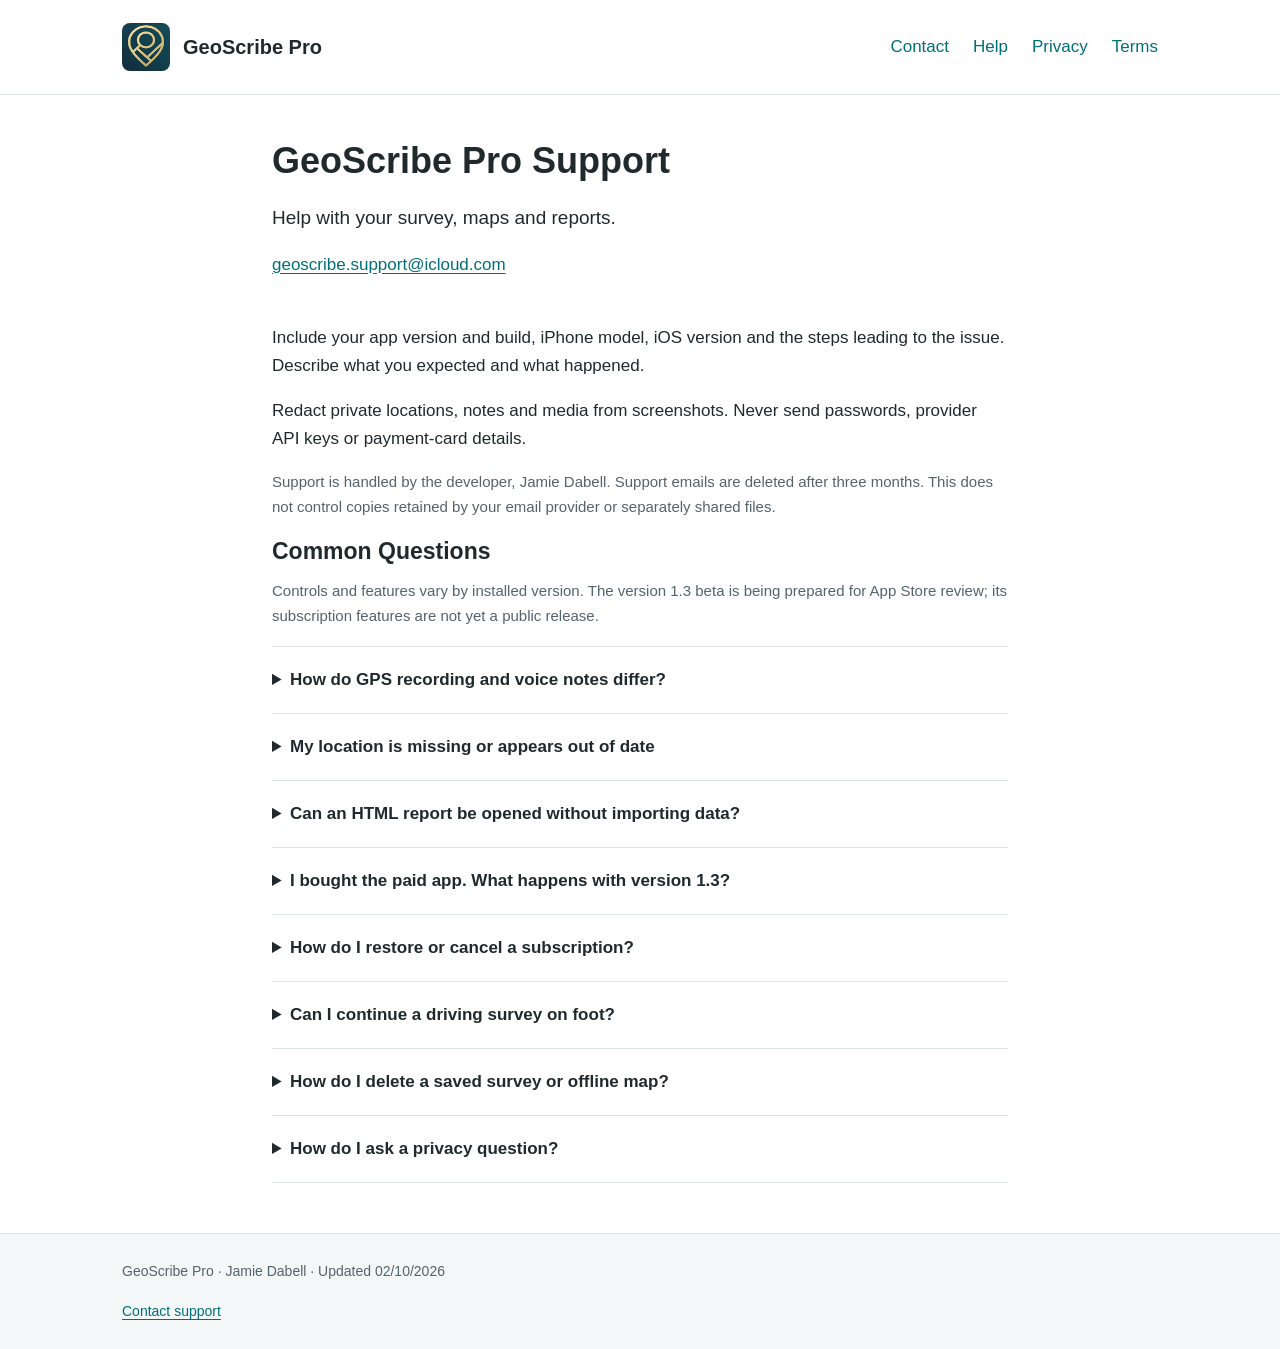
<file: index.html>
<!doctype html>
<html lang="en-GB">
<head>
  <meta charset="utf-8">
  <meta name="viewport" content="width=device-width, initial-scale=1">
  <meta name="description" content="Contact GeoScribe Pro support. Help with GPS surveys, voice notes, maps and reports.">
  <title>Support | GeoScribe Pro</title>
  <link rel="stylesheet" href="styles.css">
  <link rel="icon" href="logo.png">
</head>
<body>
  <a class="skip" href="#main">Skip to content</a>
  <header><div class="shell masthead"><a class="brand" href="./"><img src="logo.png" width="48" height="48" alt=""><span>GeoScribe Pro</span></a><nav class="site-nav" aria-label="Main"><a href="#contact">Contact</a><a href="#help">Help</a><a href="privacy.html">Privacy</a><a href="terms.html">Terms</a></nav></div></header>
  <main id="main" class="shell narrow">
    <div class="heading" id="contact"><h1>GeoScribe Pro Support</h1><p class="lede">Help with your survey, maps and reports.</p><p><a href="mailto:geoscribe.support@icloud.com?subject=GeoScribe%20Pro%20support">geoscribe.support@icloud.com</a></p></div>
    <p>Include your app version and build, iPhone model, iOS version and the steps leading to the issue. Describe what you expected and what happened.</p>
    <p>Redact private locations, notes and media from screenshots. Never send passwords, provider API keys or payment-card details.</p>
    <p class="meta">Support is handled by the developer, Jamie Dabell. Support emails are deleted after three months. This does not control copies retained by your email provider or separately shared files.</p>
    <section id="help" aria-labelledby="help-heading">
      <h2>Common Questions</h2>
      <p class="meta">Controls and features vary by installed version. The version 1.3 beta is being prepared for App Store review; its subscription features are not yet a public release.</p>
      <details><summary>How do GPS recording and voice notes differ?</summary><p>The route recording control starts and pauses the GPS trail. The separate microphone control records a voice note. In the latest beta, pausing keeps the survey open; Finish &amp; Export captures the final map and opens report choices.</p><p>Recording and transcription are separate. On-device speech recognition is attempted where available, with Apple-server fallback when local recognition cannot complete. Review transcripts for errors. A failed transcript does not mean the original audio has been deleted.</p></details>
      <details><summary>My location is missing or appears out of date</summary><p>Check iPhone Settings &gt; Privacy &amp; Security &gt; Location Services, then GeoScribe Pro. Allow location access and enable Precise Location if you need it. Return to the app and use its location control to centre the map.</p><p>GPS quality varies with surroundings and reception. A map position is an estimate, not a certified survey measurement. If the issue continues, send support your app build, permission settings and a description of when the location stopped updating.</p></details>
      <details><summary>Can an HTML report be opened without importing data?</summary><p>In versions that offer interactive HTML export, the report contains its exported survey data and selected available media. No separate survey-data import is required. When a street-map extract is successfully embedded, it can appear beneath the route without internet. Optional online layers and external imagery links still require internet.</p><p>For offline report maps, download the required area in Settings &gt; Offline map areas and wait for Saved. Export a survey inside that area. If an alert says the street map could not be embedded, do not assume the basemap will work offline. Keep the complete ZIP package together when sharing one.</p><p>If an email or Files preview shows a blank page, save the report and open it in a browser that supports interactive HTML. Do not upload a sensitive survey to a public website to view it.</p></details>
      <details><summary>I bought the paid app. What happens with version 1.3?</summary><p>The planned version 1.3 release is designed to retain Pro access for qualifying earlier paid buyers when Apple verifies their original purchase. TestFlight and development receipts do not establish an earlier paid purchase.</p><p>If you are testing the beta, use Settings &gt; GeoScribe &gt; Plan for access information. Report any access error with the build number and the message shown. Do not send an unredacted receipt. The existing public app remains a paid release until the new version is released.</p></details>
      <details><summary>How do I restore or cancel a subscription?</summary><p>For a version with subscriptions, use Restore Purchases on the Pro screen. Use Manage Subscriptions there, or <a href="https://apps.apple.com/account/subscriptions">Apple Account subscription settings</a>, to manage renewal.</p><p>Deleting the app does not cancel a subscription. Features and prices shown during beta testing are not a promise that the subscription is publicly available.</p></details>
      <details><summary>Can I continue a driving survey on foot?</summary><p>In the latest beta, Pause Driving offers Continue on Foot or Pause GPS Recording within the same survey. Resume Driving replans from the current location and requires Go before guidance starts. Finish and export on iPhone.</p><p>Prepare or edit surveys while safely stopped. Road signs and restrictions take precedence over mapped guidance. Coverage planning cannot guarantee current closures, road access or the shortest possible route.</p></details>
      <details><summary>How do I delete a saved survey or offline map?</summary><p>Use the saved-survey controls to delete a named job, or Settings &gt; Offline map areas to delete a downloaded map area where that feature is available.</p><p>Deleting a saved job is not a guarantee that every linked photograph, recording, export or backup has also been deleted. Preserve records you need before removing app data, and manage previously shared copies separately.</p></details>
      <details><summary>How do I ask a privacy question?</summary><p>Email <a href="mailto:geoscribe.support@icloud.com?subject=GeoScribe%20privacy%20enquiry">geoscribe.support@icloud.com</a>. Start with a description of your request rather than sending survey files or identification documents.</p><p>This support website uses no analytics scripts, contact forms or external map embeds. It is hosted by GitHub Pages, which may process connection information under the <a href="https://docs.github.com/en/site-policy/privacy-policies/github-general-privacy-statement">GitHub Privacy Statement</a>. Read the <a href="privacy.html">GeoScribe Privacy Policy</a> and <a href="terms.html">Terms of Use for version 1.3</a>.</p></details>
    </section>
  </main>
  <footer><div class="shell"><p>GeoScribe Pro &middot; Jamie Dabell &middot; Updated 02/10/2026</p><p><a href="mailto:geoscribe.support@icloud.com">Contact support</a></p></div></footer>
</body>
</html>
</file>
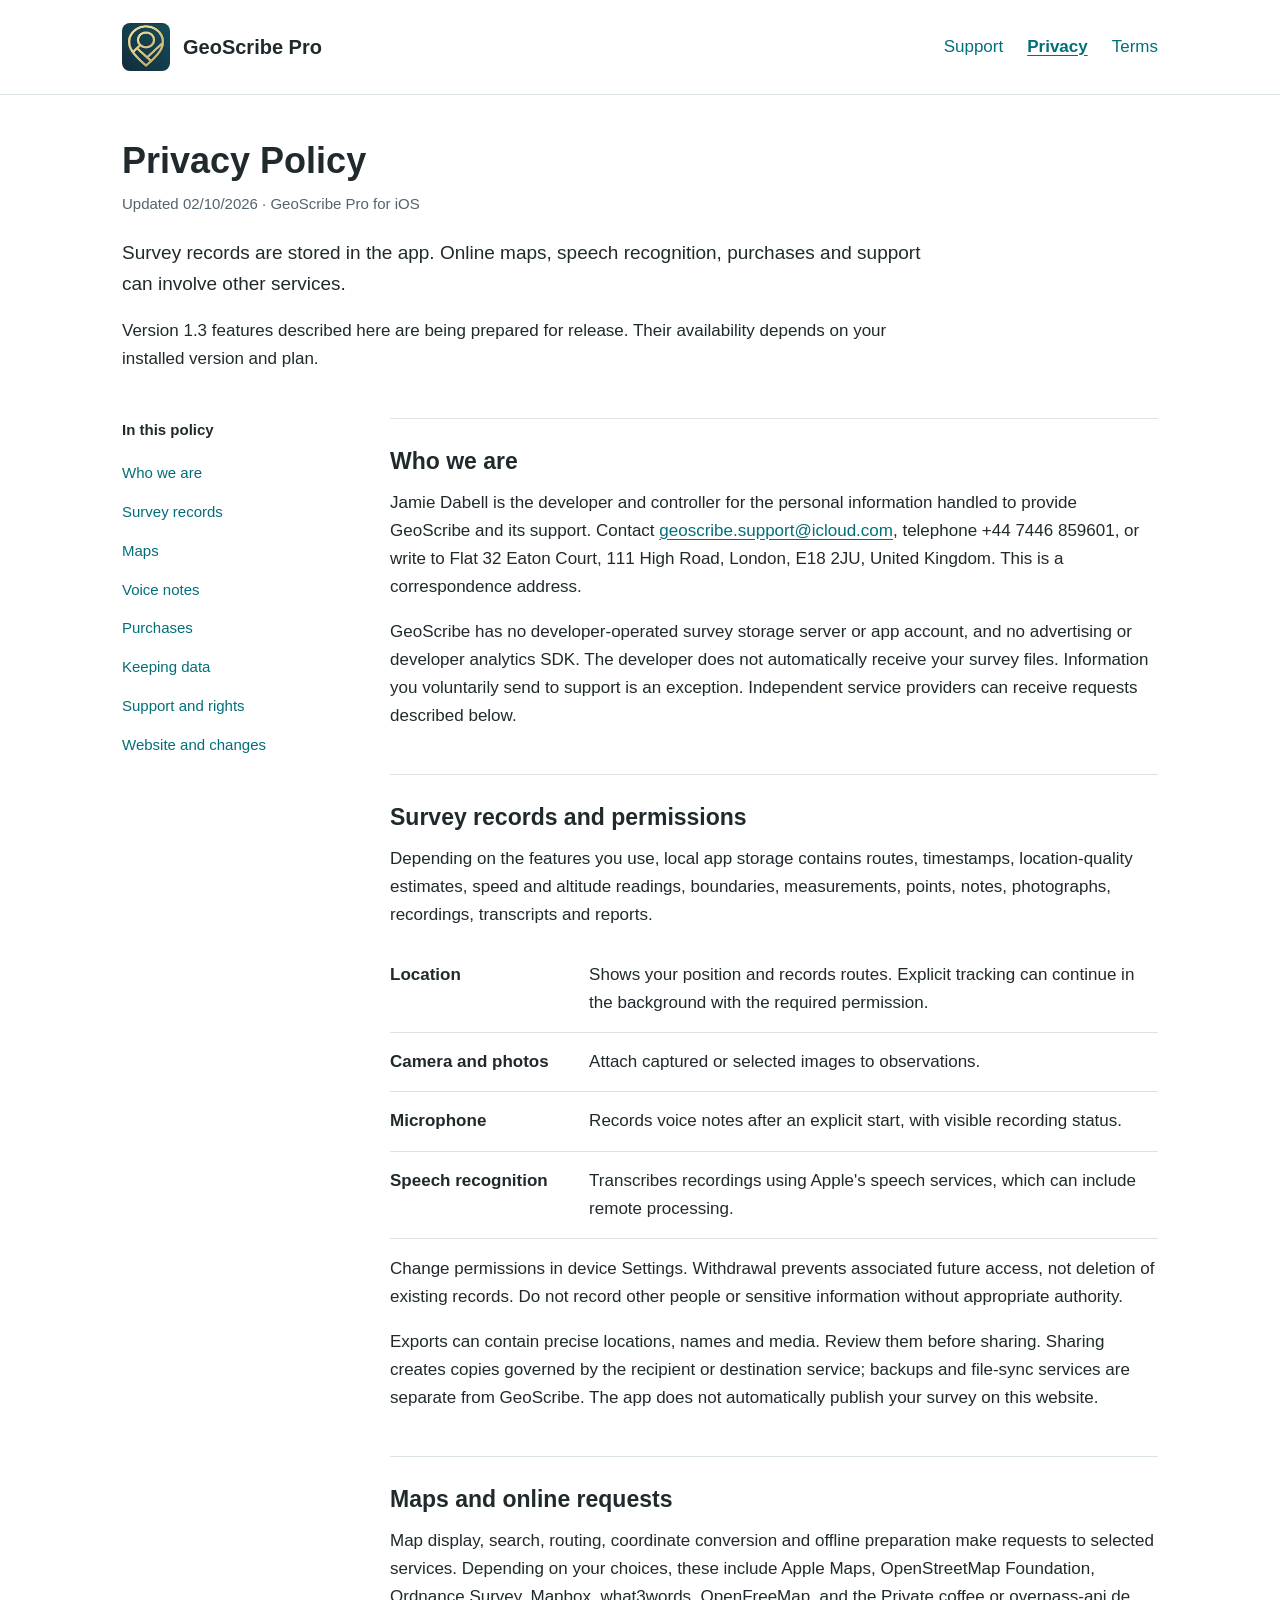
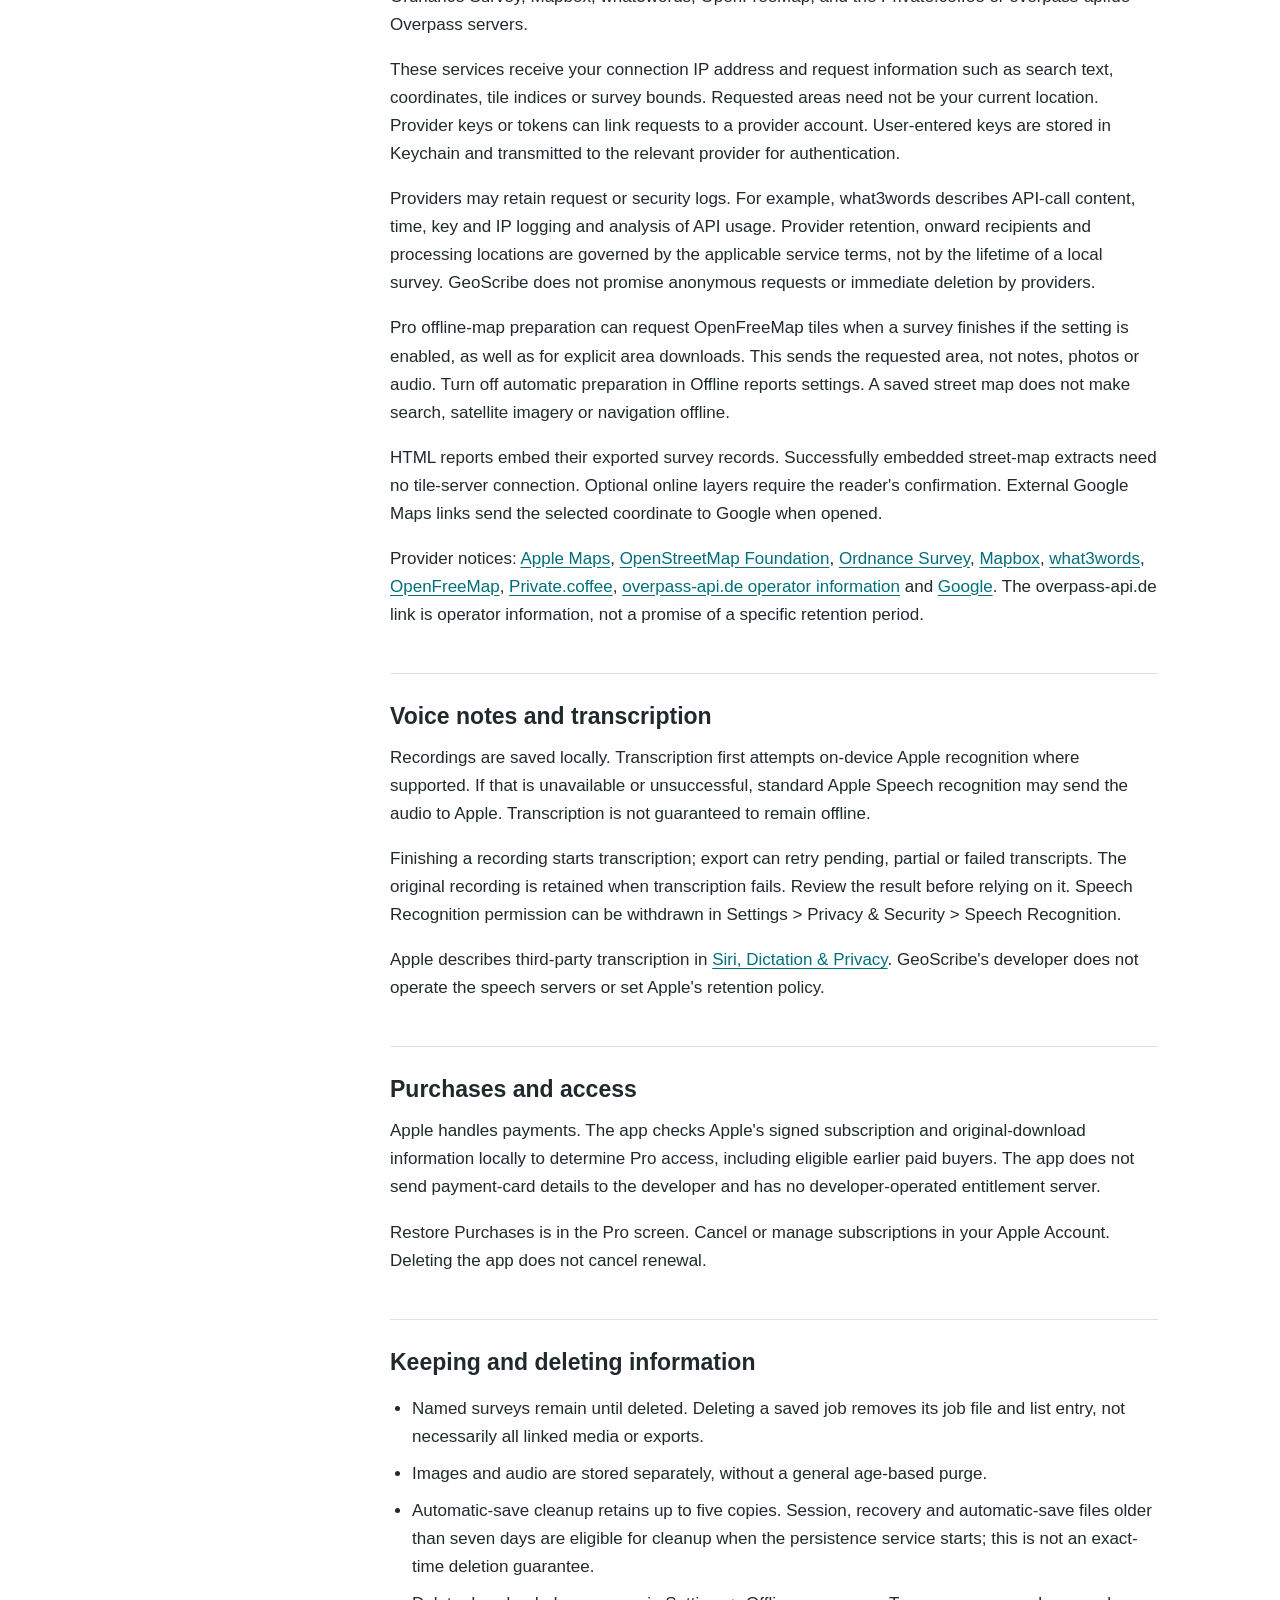
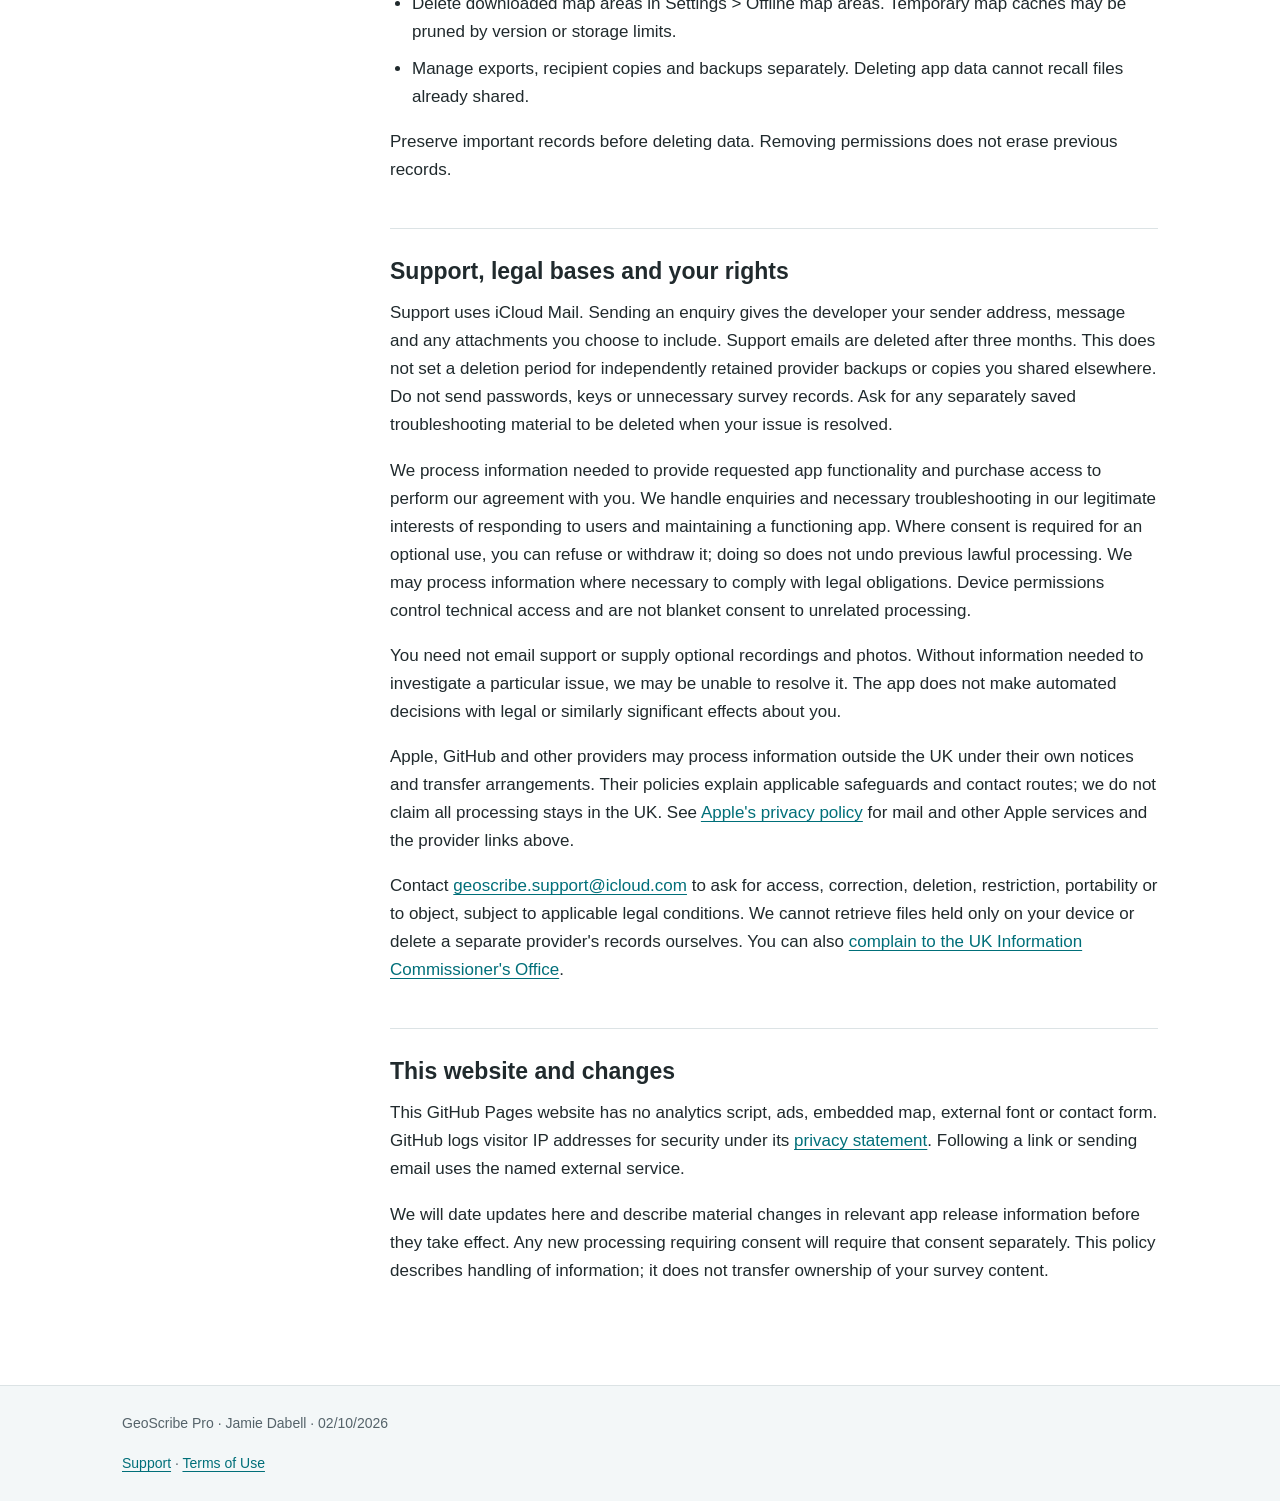
<file: privacy.html>
<!doctype html>
<html lang="en-GB">
<head>
  <meta charset="utf-8">
  <meta name="viewport" content="width=device-width, initial-scale=1">
  <meta name="description" content="GeoScribe Pro privacy: local surveys, maps, voice transcription, purchases and support.">
  <title>Privacy | GeoScribe Pro</title>
  <link rel="stylesheet" href="styles.css">
  <link rel="icon" href="logo.png">
</head>
<body>
  <a class="skip" href="#main">Skip to content</a>
  <header><div class="shell masthead"><a class="brand" href="./"><img src="logo.png" width="48" height="48" alt=""><span>GeoScribe Pro</span></a><nav class="site-nav" aria-label="Main"><a href="./">Support</a><a href="privacy.html" aria-current="page">Privacy</a><a href="terms.html">Terms</a></nav></div></header>
  <main id="main" class="shell">
    <div class="heading"><h1>Privacy Policy</h1><p class="meta">Updated 02/10/2026 &middot; GeoScribe Pro for iOS</p><p class="lede">Survey records are stored in the app. Online maps, speech recognition, purchases and support can involve other services.</p><p>Version 1.3 features described here are being prepared for release. Their availability depends on your installed version and plan.</p></div>
    <div class="layout"><aside><strong>In this policy</strong><nav aria-label="Policy contents"><a href="#developer">Who we are</a><a href="#records">Survey records</a><a href="#maps">Maps</a><a href="#voice">Voice notes</a><a href="#purchases">Purchases</a><a href="#retention">Keeping data</a><a href="#support">Support and rights</a><a href="#website">Website and changes</a></nav></aside><article>
      <section id="developer"><h2>Who we are</h2><p>Jamie Dabell is the developer and controller for the personal information handled to provide GeoScribe and its support. Contact <a href="mailto:geoscribe.support@icloud.com">geoscribe.support@icloud.com</a>, telephone +44 7446 859601, or write to Flat 32 Eaton Court, 111 High Road, London, E18 2JU, United Kingdom. This is a correspondence address.</p><p>GeoScribe has no developer-operated survey storage server or app account, and no advertising or developer analytics SDK. The developer does not automatically receive your survey files. Information you voluntarily send to support is an exception. Independent service providers can receive requests described below.</p></section>
      <section id="records"><h2>Survey records and permissions</h2><p>Depending on the features you use, local app storage contains routes, timestamps, location-quality estimates, speed and altitude readings, boundaries, measurements, points, notes, photographs, recordings, transcripts and reports.</p><dl class="facts"><dt>Location</dt><dd>Shows your position and records routes. Explicit tracking can continue in the background with the required permission.</dd><dt>Camera and photos</dt><dd>Attach captured or selected images to observations.</dd><dt>Microphone</dt><dd>Records voice notes after an explicit start, with visible recording status.</dd><dt>Speech recognition</dt><dd>Transcribes recordings using Apple's speech services, which can include remote processing.</dd></dl><p>Change permissions in device Settings. Withdrawal prevents associated future access, not deletion of existing records. Do not record other people or sensitive information without appropriate authority.</p><p>Exports can contain precise locations, names and media. Review them before sharing. Sharing creates copies governed by the recipient or destination service; backups and file-sync services are separate from GeoScribe. The app does not automatically publish your survey on this website.</p></section>
      <section id="maps"><h2>Maps and online requests</h2><p>Map display, search, routing, coordinate conversion and offline preparation make requests to selected services. Depending on your choices, these include Apple Maps, OpenStreetMap Foundation, Ordnance Survey, Mapbox, what3words, OpenFreeMap, and the Private.coffee or overpass-api.de Overpass servers.</p><p>These services receive your connection IP address and request information such as search text, coordinates, tile indices or survey bounds. Requested areas need not be your current location. Provider keys or tokens can link requests to a provider account. User-entered keys are stored in Keychain and transmitted to the relevant provider for authentication.</p><p>Providers may retain request or security logs. For example, what3words describes API-call content, time, key and IP logging and analysis of API usage. Provider retention, onward recipients and processing locations are governed by the applicable service terms, not by the lifetime of a local survey. GeoScribe does not promise anonymous requests or immediate deletion by providers.</p><p>Pro offline-map preparation can request OpenFreeMap tiles when a survey finishes if the setting is enabled, as well as for explicit area downloads. This sends the requested area, not notes, photos or audio. Turn off automatic preparation in Offline reports settings. A saved street map does not make search, satellite imagery or navigation offline.</p><p>HTML reports embed their exported survey records. Successfully embedded street-map extracts need no tile-server connection. Optional online layers require the reader's confirmation. External Google Maps links send the selected coordinate to Google when opened.</p><p>Provider notices: <a href="https://www.apple.com/legal/privacy/data/en/apple-maps/">Apple Maps</a>, <a href="https://osmfoundation.org/wiki/Privacy_Policy">OpenStreetMap Foundation</a>, <a href="https://www.ordnancesurvey.co.uk/governance/policies/privacy">Ordnance Survey</a>, <a href="https://www.mapbox.com/legal/privacy">Mapbox</a>, <a href="https://what3words.com/privacy">what3words</a>, <a href="https://openfreemap.org/privacy/">OpenFreeMap</a>, <a href="https://private.coffee/privacy.html">Private.coffee</a>, <a href="https://overpass-api.de/">overpass-api.de operator information</a> and <a href="https://policies.google.com/privacy">Google</a>. The overpass-api.de link is operator information, not a promise of a specific retention period.</p></section>
      <section id="voice"><h2>Voice notes and transcription</h2><p>Recordings are saved locally. Transcription first attempts on-device Apple recognition where supported. If that is unavailable or unsuccessful, standard Apple Speech recognition may send the audio to Apple. Transcription is not guaranteed to remain offline.</p><p>Finishing a recording starts transcription; export can retry pending, partial or failed transcripts. The original recording is retained when transcription fails. Review the result before relying on it. Speech Recognition permission can be withdrawn in Settings &gt; Privacy &amp; Security &gt; Speech Recognition.</p><p>Apple describes third-party transcription in <a href="https://www.apple.com/legal/privacy/data/en/ask-siri-dictation/">Siri, Dictation &amp; Privacy</a>. GeoScribe's developer does not operate the speech servers or set Apple's retention policy.</p></section>
      <section id="purchases"><h2>Purchases and access</h2><p>Apple handles payments. The app checks Apple's signed subscription and original-download information locally to determine Pro access, including eligible earlier paid buyers. The app does not send payment-card details to the developer and has no developer-operated entitlement server.</p><p>Restore Purchases is in the Pro screen. Cancel or manage subscriptions in your Apple Account. Deleting the app does not cancel renewal.</p></section>
      <section id="retention"><h2>Keeping and deleting information</h2><ul><li>Named surveys remain until deleted. Deleting a saved job removes its job file and list entry, not necessarily all linked media or exports.</li><li>Images and audio are stored separately, without a general age-based purge.</li><li>Automatic-save cleanup retains up to five copies. Session, recovery and automatic-save files older than seven days are eligible for cleanup when the persistence service starts; this is not an exact-time deletion guarantee.</li><li>Delete downloaded map areas in Settings &gt; Offline map areas. Temporary map caches may be pruned by version or storage limits.</li><li>Manage exports, recipient copies and backups separately. Deleting app data cannot recall files already shared.</li></ul><p>Preserve important records before deleting data. Removing permissions does not erase previous records.</p></section>
      <section id="support"><h2>Support, legal bases and your rights</h2><p>Support uses iCloud Mail. Sending an enquiry gives the developer your sender address, message and any attachments you choose to include. Support emails are deleted after three months. This does not set a deletion period for independently retained provider backups or copies you shared elsewhere. Do not send passwords, keys or unnecessary survey records. Ask for any separately saved troubleshooting material to be deleted when your issue is resolved.</p><p>We process information needed to provide requested app functionality and purchase access to perform our agreement with you. We handle enquiries and necessary troubleshooting in our legitimate interests of responding to users and maintaining a functioning app. Where consent is required for an optional use, you can refuse or withdraw it; doing so does not undo previous lawful processing. We may process information where necessary to comply with legal obligations. Device permissions control technical access and are not blanket consent to unrelated processing.</p><p>You need not email support or supply optional recordings and photos. Without information needed to investigate a particular issue, we may be unable to resolve it. The app does not make automated decisions with legal or similarly significant effects about you.</p><p>Apple, GitHub and other providers may process information outside the UK under their own notices and transfer arrangements. Their policies explain applicable safeguards and contact routes; we do not claim all processing stays in the UK. See <a href="https://www.apple.com/legal/privacy/en-ww/">Apple's privacy policy</a> for mail and other Apple services and the provider links above.</p><p>Contact <a href="mailto:geoscribe.support@icloud.com">geoscribe.support@icloud.com</a> to ask for access, correction, deletion, restriction, portability or to object, subject to applicable legal conditions. We cannot retrieve files held only on your device or delete a separate provider's records ourselves. You can also <a href="https://ico.org.uk/for-the-public/how-to-make-a-data-protection-complaint/">complain to the UK Information Commissioner's Office</a>.</p></section>
      <section id="website"><h2>This website and changes</h2><p>This GitHub Pages website has no analytics script, ads, embedded map, external font or contact form. GitHub logs visitor IP addresses for security under its <a href="https://docs.github.com/en/site-policy/privacy-policies/github-general-privacy-statement">privacy statement</a>. Following a link or sending email uses the named external service.</p><p>We will date updates here and describe material changes in relevant app release information before they take effect. Any new processing requiring consent will require that consent separately. This policy describes handling of information; it does not transfer ownership of your survey content.</p></section>
    </article></div>
  </main>
  <footer><div class="shell"><p>GeoScribe Pro &middot; Jamie Dabell &middot; 02/10/2026</p><p><a href="./">Support</a> &middot; <a href="terms.html">Terms of Use</a></p></div></footer>
</body>
</html>
</file>
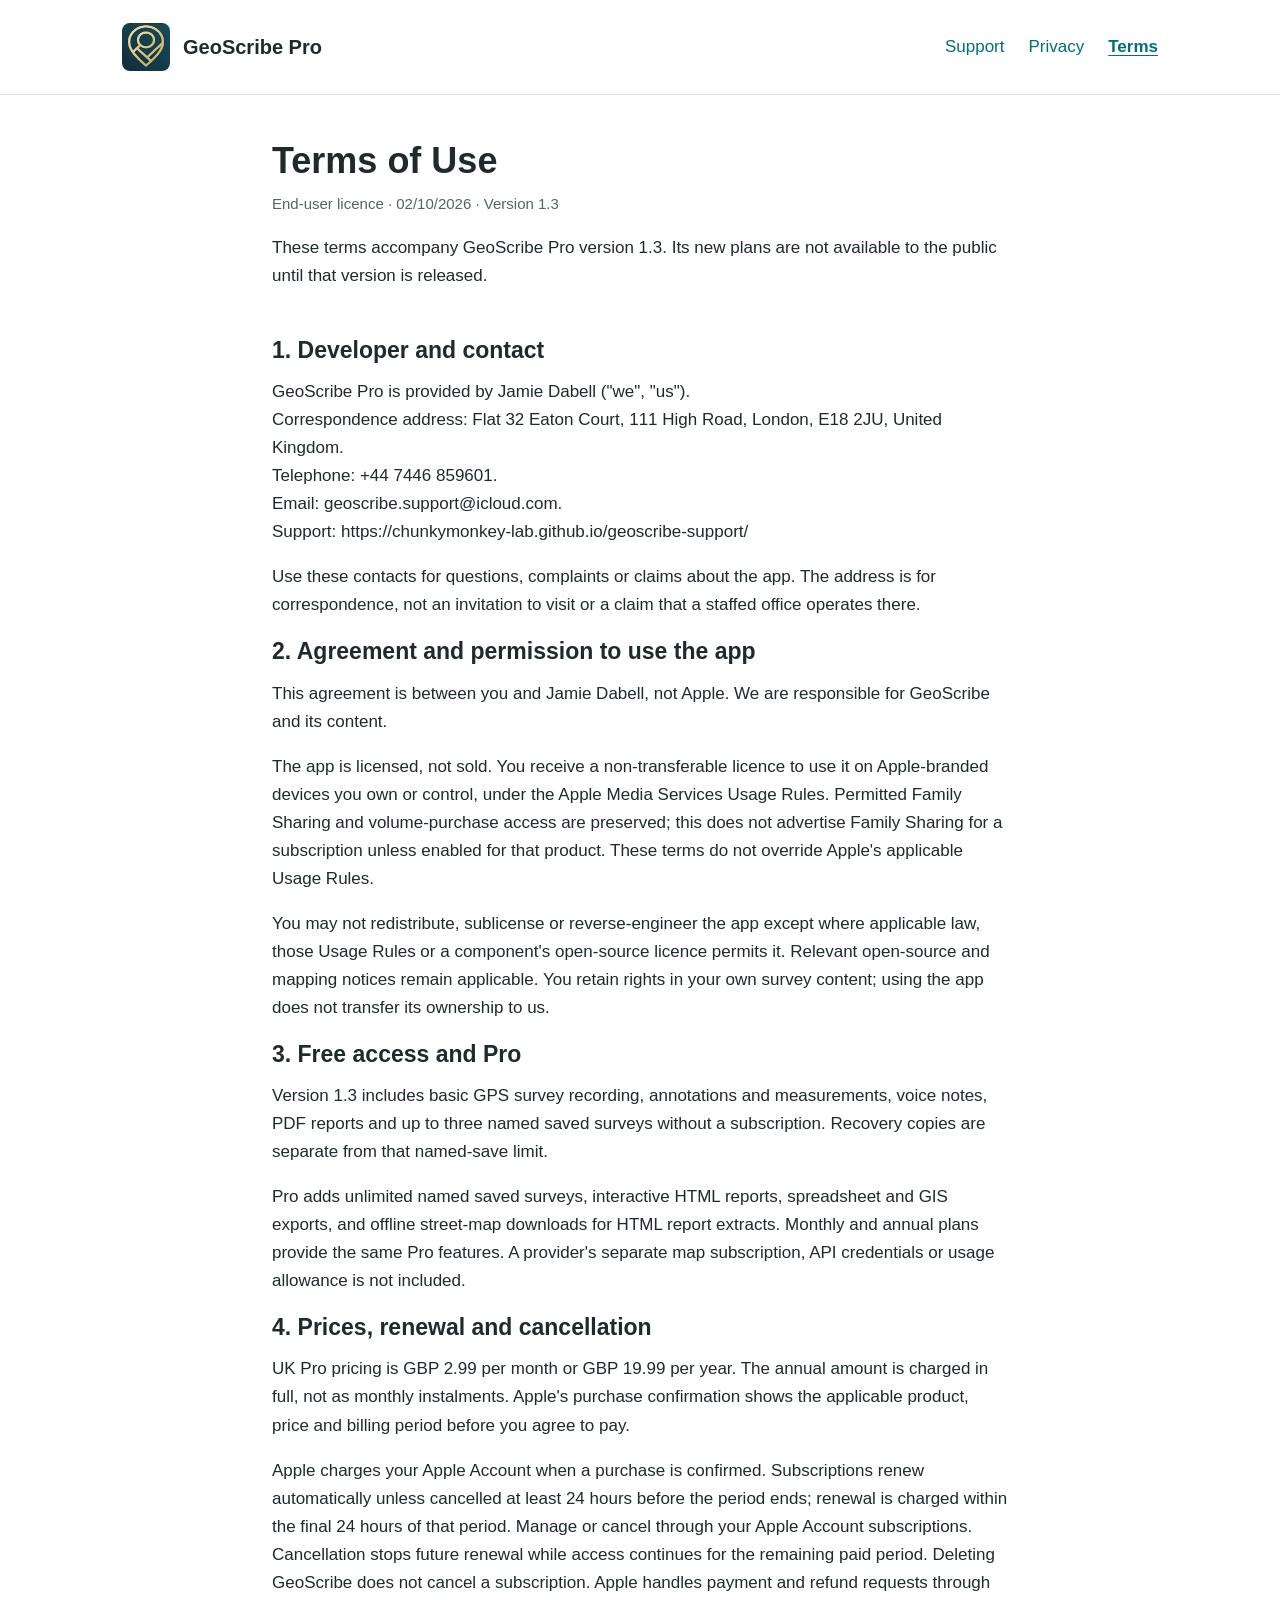
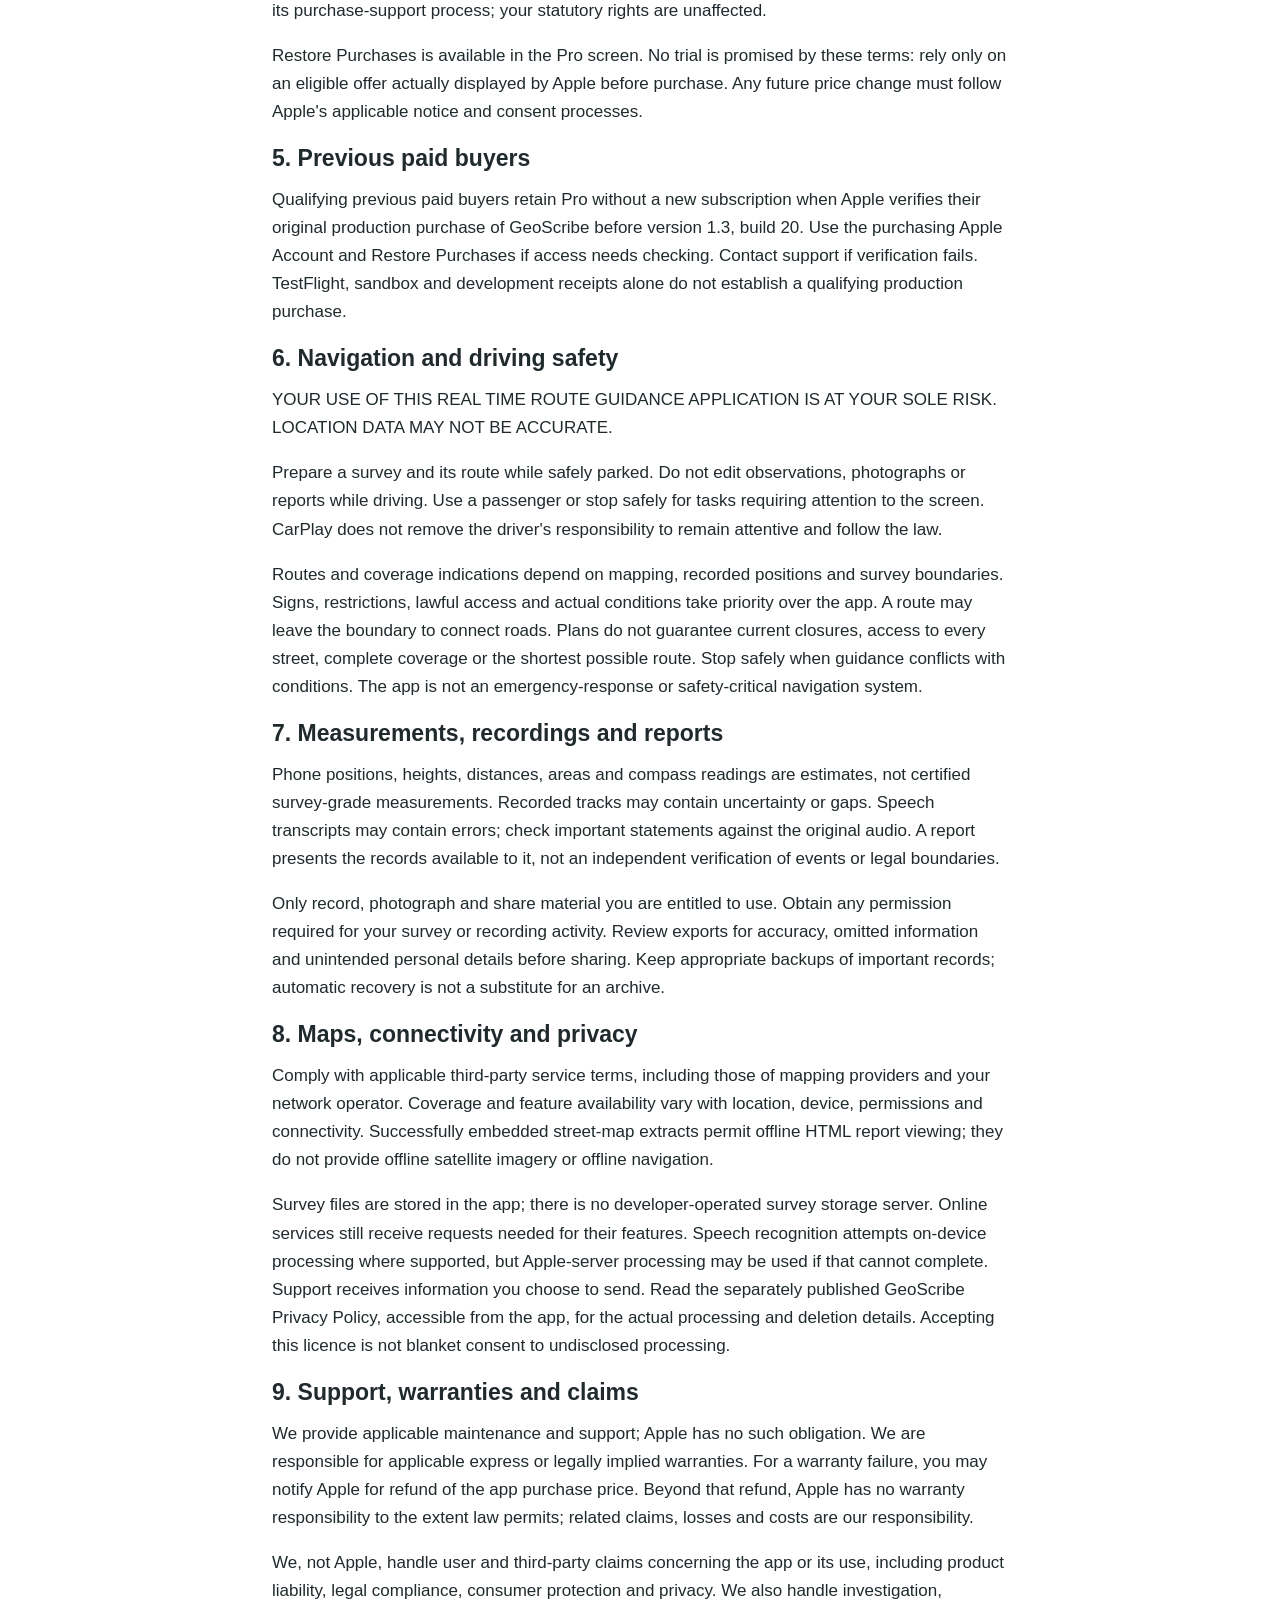
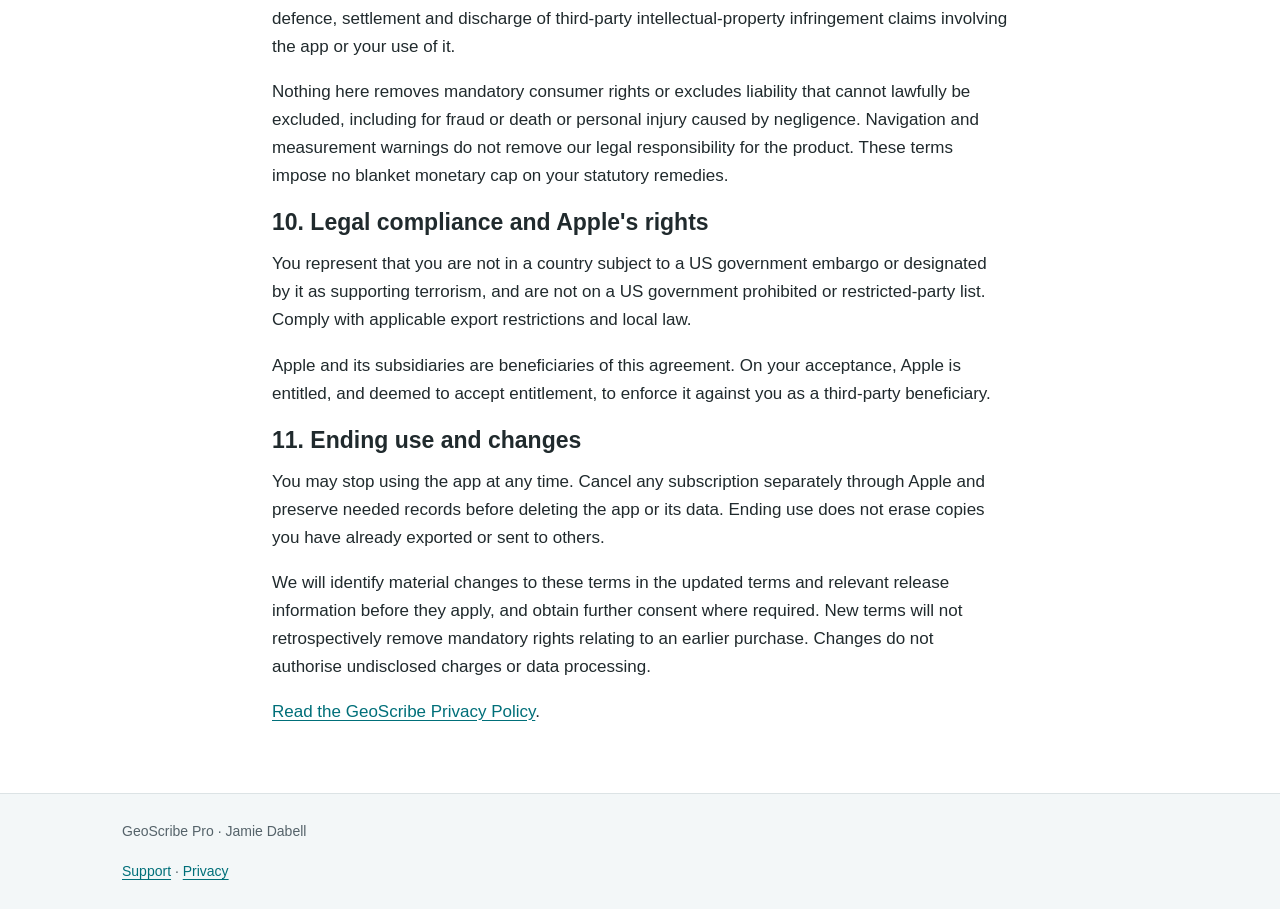
<file: terms.html>
<!doctype html>
<html lang="en-GB"><head><meta charset="utf-8"><meta name="viewport" content="width=device-width, initial-scale=1"><title>Terms | GeoScribe Pro</title><link rel="stylesheet" href="styles.css"><link rel="icon" href="logo.png"></head><body>
<a class="skip" href="#main">Skip to content</a><header><div class="shell masthead"><a class="brand" href="./"><img src="logo.png" width="48" height="48" alt=""><span>GeoScribe Pro</span></a><nav class="site-nav" aria-label="Main"><a href="./">Support</a><a href="privacy.html">Privacy</a><a href="terms.html" aria-current="page">Terms</a></nav></div></header>
<main id="main" class="shell narrow"><div class="heading"><h1>Terms of Use</h1><p class="meta">End-user licence &middot; 02/10/2026 &middot; Version 1.3</p><p>These terms accompany GeoScribe Pro version 1.3. Its new plans are not available to the public until that version is released.</p></div>
<h2>1. Developer and contact</h2>
<p>GeoScribe Pro is provided by Jamie Dabell (&quot;we&quot;, &quot;us&quot;).<br>Correspondence address: Flat 32 Eaton Court, 111 High Road, London, E18 2JU, United Kingdom.<br>Telephone: +44 7446 859601.<br>Email: geoscribe.support@icloud.com.<br>Support: https://chunkymonkey-lab.github.io/geoscribe-support/</p>
<p>Use these contacts for questions, complaints or claims about the app. The address is for correspondence, not an invitation to visit or a claim that a staffed office operates there.</p>
<h2>2. Agreement and permission to use the app</h2>
<p>This agreement is between you and Jamie Dabell, not Apple. We are responsible for GeoScribe and its content.</p>
<p>The app is licensed, not sold. You receive a non-transferable licence to use it on Apple-branded devices you own or control, under the Apple Media Services Usage Rules. Permitted Family Sharing and volume-purchase access are preserved; this does not advertise Family Sharing for a subscription unless enabled for that product. These terms do not override Apple's applicable Usage Rules.</p>
<p>You may not redistribute, sublicense or reverse-engineer the app except where applicable law, those Usage Rules or a component's open-source licence permits it. Relevant open-source and mapping notices remain applicable. You retain rights in your own survey content; using the app does not transfer its ownership to us.</p>
<h2>3. Free access and Pro</h2>
<p>Version 1.3 includes basic GPS survey recording, annotations and measurements, voice notes, PDF reports and up to three named saved surveys without a subscription. Recovery copies are separate from that named-save limit.</p>
<p>Pro adds unlimited named saved surveys, interactive HTML reports, spreadsheet and GIS exports, and offline street-map downloads for HTML report extracts. Monthly and annual plans provide the same Pro features. A provider's separate map subscription, API credentials or usage allowance is not included.</p>
<h2>4. Prices, renewal and cancellation</h2>
<p>UK Pro pricing is GBP 2.99 per month or GBP 19.99 per year. The annual amount is charged in full, not as monthly instalments. Apple's purchase confirmation shows the applicable product, price and billing period before you agree to pay.</p>
<p>Apple charges your Apple Account when a purchase is confirmed. Subscriptions renew automatically unless cancelled at least 24 hours before the period ends; renewal is charged within the final 24 hours of that period. Manage or cancel through your Apple Account subscriptions. Cancellation stops future renewal while access continues for the remaining paid period. Deleting GeoScribe does not cancel a subscription. Apple handles payment and refund requests through its purchase-support process; your statutory rights are unaffected.</p>
<p>Restore Purchases is available in the Pro screen. No trial is promised by these terms: rely only on an eligible offer actually displayed by Apple before purchase. Any future price change must follow Apple's applicable notice and consent processes.</p>
<h2>5. Previous paid buyers</h2>
<p>Qualifying previous paid buyers retain Pro without a new subscription when Apple verifies their original production purchase of GeoScribe before version 1.3, build 20. Use the purchasing Apple Account and Restore Purchases if access needs checking. Contact support if verification fails. TestFlight, sandbox and development receipts alone do not establish a qualifying production purchase.</p>
<h2>6. Navigation and driving safety</h2>
<p>YOUR USE OF THIS REAL TIME ROUTE GUIDANCE APPLICATION IS AT YOUR SOLE RISK. LOCATION DATA MAY NOT BE ACCURATE.</p>
<p>Prepare a survey and its route while safely parked. Do not edit observations, photographs or reports while driving. Use a passenger or stop safely for tasks requiring attention to the screen. CarPlay does not remove the driver's responsibility to remain attentive and follow the law.</p>
<p>Routes and coverage indications depend on mapping, recorded positions and survey boundaries. Signs, restrictions, lawful access and actual conditions take priority over the app. A route may leave the boundary to connect roads. Plans do not guarantee current closures, access to every street, complete coverage or the shortest possible route. Stop safely when guidance conflicts with conditions. The app is not an emergency-response or safety-critical navigation system.</p>
<h2>7. Measurements, recordings and reports</h2>
<p>Phone positions, heights, distances, areas and compass readings are estimates, not certified survey-grade measurements. Recorded tracks may contain uncertainty or gaps. Speech transcripts may contain errors; check important statements against the original audio. A report presents the records available to it, not an independent verification of events or legal boundaries.</p>
<p>Only record, photograph and share material you are entitled to use. Obtain any permission required for your survey or recording activity. Review exports for accuracy, omitted information and unintended personal details before sharing. Keep appropriate backups of important records; automatic recovery is not a substitute for an archive.</p>
<h2>8. Maps, connectivity and privacy</h2>
<p>Comply with applicable third-party service terms, including those of mapping providers and your network operator. Coverage and feature availability vary with location, device, permissions and connectivity. Successfully embedded street-map extracts permit offline HTML report viewing; they do not provide offline satellite imagery or offline navigation.</p>
<p>Survey files are stored in the app; there is no developer-operated survey storage server. Online services still receive requests needed for their features. Speech recognition attempts on-device processing where supported, but Apple-server processing may be used if that cannot complete. Support receives information you choose to send. Read the separately published GeoScribe Privacy Policy, accessible from the app, for the actual processing and deletion details. Accepting this licence is not blanket consent to undisclosed processing.</p>
<h2>9. Support, warranties and claims</h2>
<p>We provide applicable maintenance and support; Apple has no such obligation. We are responsible for applicable express or legally implied warranties. For a warranty failure, you may notify Apple for refund of the app purchase price. Beyond that refund, Apple has no warranty responsibility to the extent law permits; related claims, losses and costs are our responsibility.</p>
<p>We, not Apple, handle user and third-party claims concerning the app or its use, including product liability, legal compliance, consumer protection and privacy. We also handle investigation, defence, settlement and discharge of third-party intellectual-property infringement claims involving the app or your use of it.</p>
<p>Nothing here removes mandatory consumer rights or excludes liability that cannot lawfully be excluded, including for fraud or death or personal injury caused by negligence. Navigation and measurement warnings do not remove our legal responsibility for the product. These terms impose no blanket monetary cap on your statutory remedies.</p>
<h2>10. Legal compliance and Apple's rights</h2>
<p>You represent that you are not in a country subject to a US government embargo or designated by it as supporting terrorism, and are not on a US government prohibited or restricted-party list. Comply with applicable export restrictions and local law.</p>
<p>Apple and its subsidiaries are beneficiaries of this agreement. On your acceptance, Apple is entitled, and deemed to accept entitlement, to enforce it against you as a third-party beneficiary.</p>
<h2>11. Ending use and changes</h2>
<p>You may stop using the app at any time. Cancel any subscription separately through Apple and preserve needed records before deleting the app or its data. Ending use does not erase copies you have already exported or sent to others.</p>
<p>We will identify material changes to these terms in the updated terms and relevant release information before they apply, and obtain further consent where required. New terms will not retrospectively remove mandatory rights relating to an earlier purchase. Changes do not authorise undisclosed charges or data processing.</p>
<p><a href="privacy.html">Read the GeoScribe Privacy Policy</a>.</p></main><footer><div class="shell"><p>GeoScribe Pro &middot; Jamie Dabell</p><p><a href="./">Support</a> &middot; <a href="privacy.html">Privacy</a></p></div></footer></body></html>
</file>
<file: styles.css>
:root { color-scheme: light; --ink: #202a2d; --muted: #55636a; --line: #dce3e5; --accent: #006f79; --surface: #f3f7f8; }
* { box-sizing: border-box; }
html { scroll-padding-top: 24px; }
body { margin: 0; color: var(--ink); background: white; font: 17px/1.65 -apple-system, BlinkMacSystemFont, "Segoe UI", sans-serif; letter-spacing: 0; }
a { color: var(--accent); text-underline-offset: .18em; overflow-wrap: anywhere; }
a:hover { text-decoration-thickness: 2px; }
a:focus-visible, summary:focus-visible { outline: 3px solid #bd6700; outline-offset: 5px; }
.skip { position: absolute; left: 20px; top: -80px; padding: 8px 16px; background: white; }
.skip:focus { top: 8px; z-index: 2; }
.shell { width: min(1100px, 100%); margin: auto; padding-inline: 32px; }
header { border-bottom: 1px solid var(--line); }
.masthead { display: flex; align-items: center; justify-content: space-between; gap: 24px; padding-block: 23px; }
.brand { display: flex; align-items: center; gap: 13px; color: var(--ink); text-decoration: none; font-size: 20px; font-weight: 700; }
.brand img { width: 48px; height: 48px; border-radius: 8px; }
.site-nav { display: flex; gap: 24px; }
.site-nav a { padding-block: 8px; text-decoration: none; }
.site-nav a[aria-current="page"] { font-weight: 700; text-decoration: underline; }
.draft { margin: 0; background: #fff5de; border-bottom: 1px solid #e1c688; padding: 12px 0; color: #65470d; font-size: 14px; }
.heading { padding-block: 44px 28px; max-width: 800px; }
h1 { margin: 0 0 10px; font-size: 36px; line-height: 1.2; }
h2 { margin: 0 0 12px; font-size: 23px; line-height: 1.35; }
h3 { font-size: 18px; margin: 22px 0 6px; }
p { margin: 0 0 17px; }
.meta { color: var(--muted); font-size: 15px; }
.lede { font-size: 19px; margin-top: 20px; }
.layout { display: grid; grid-template-columns: 220px minmax(0, 1fr); gap: 48px; align-items: start; padding-bottom: 56px; }
aside { position: sticky; top: 24px; font-size: 15px; }
aside strong { display: block; margin-bottom: 12px; }
aside a { display: block; text-decoration: none; padding: 7px 0; }
article { min-width: 0; }
article section { padding-block: 27px; border-top: 1px solid var(--line); scroll-margin-top: 20px; }
ul { padding-left: 22px; }
li { margin-bottom: 9px; }
.review-note { border-left: 3px solid #b66a00; background: #fff9ed; padding: 14px 18px; font-size: 15px; }
.facts { display: grid; grid-template-columns: minmax(135px, .7fr) minmax(0, 2fr); margin: 16px 0; }
.facts dt, .facts dd { margin: 0; padding: 15px 0; border-bottom: 1px solid var(--line); }
.facts dt { font-weight: 650; padding-right: 20px; }
.narrow { max-width: 800px; padding-bottom: 50px; }
details { border-top: 1px solid var(--line); padding: 19px 0; }
details:last-of-type { border-bottom: 1px solid var(--line); }
summary { cursor: pointer; font-weight: 650; padding-right: 15px; }
details > :not(summary) { margin-top: 16px; }
footer { background: var(--surface); border-top: 1px solid var(--line); padding-block: 26px; font-size: 14px; color: var(--muted); }
footer p:last-child { margin-bottom: 0; }
@media (max-width: 700px) {
  .shell { padding-inline: 20px; }
  .masthead { align-items: flex-start; flex-direction: column; gap: 12px; padding-block: 18px; }
  .site-nav { gap: 28px; }
  .heading { padding-block: 30px 20px; }
  h1 { font-size: 30px; }
  .layout { grid-template-columns: minmax(0, 1fr); gap: 22px; }
  aside { position: static; background: var(--surface); padding: 18px 20px; }
  aside nav { columns: 2; column-gap: 22px; }
  aside a { break-inside: avoid; }
  .facts { grid-template-columns: minmax(100px, .7fr) minmax(0, 1.6fr); font-size: 16px; }
}
@media print {
  .shell { width: 100%; padding: 0; }
  .site-nav, aside, .skip, footer { display: none; }
  .layout { display: block; }
  body { font-size: 11pt; }
  h1 { font-size: 24pt; }
  h2 { break-after: avoid; font-size: 16pt; }
  a { color: inherit; }
}
</file>
